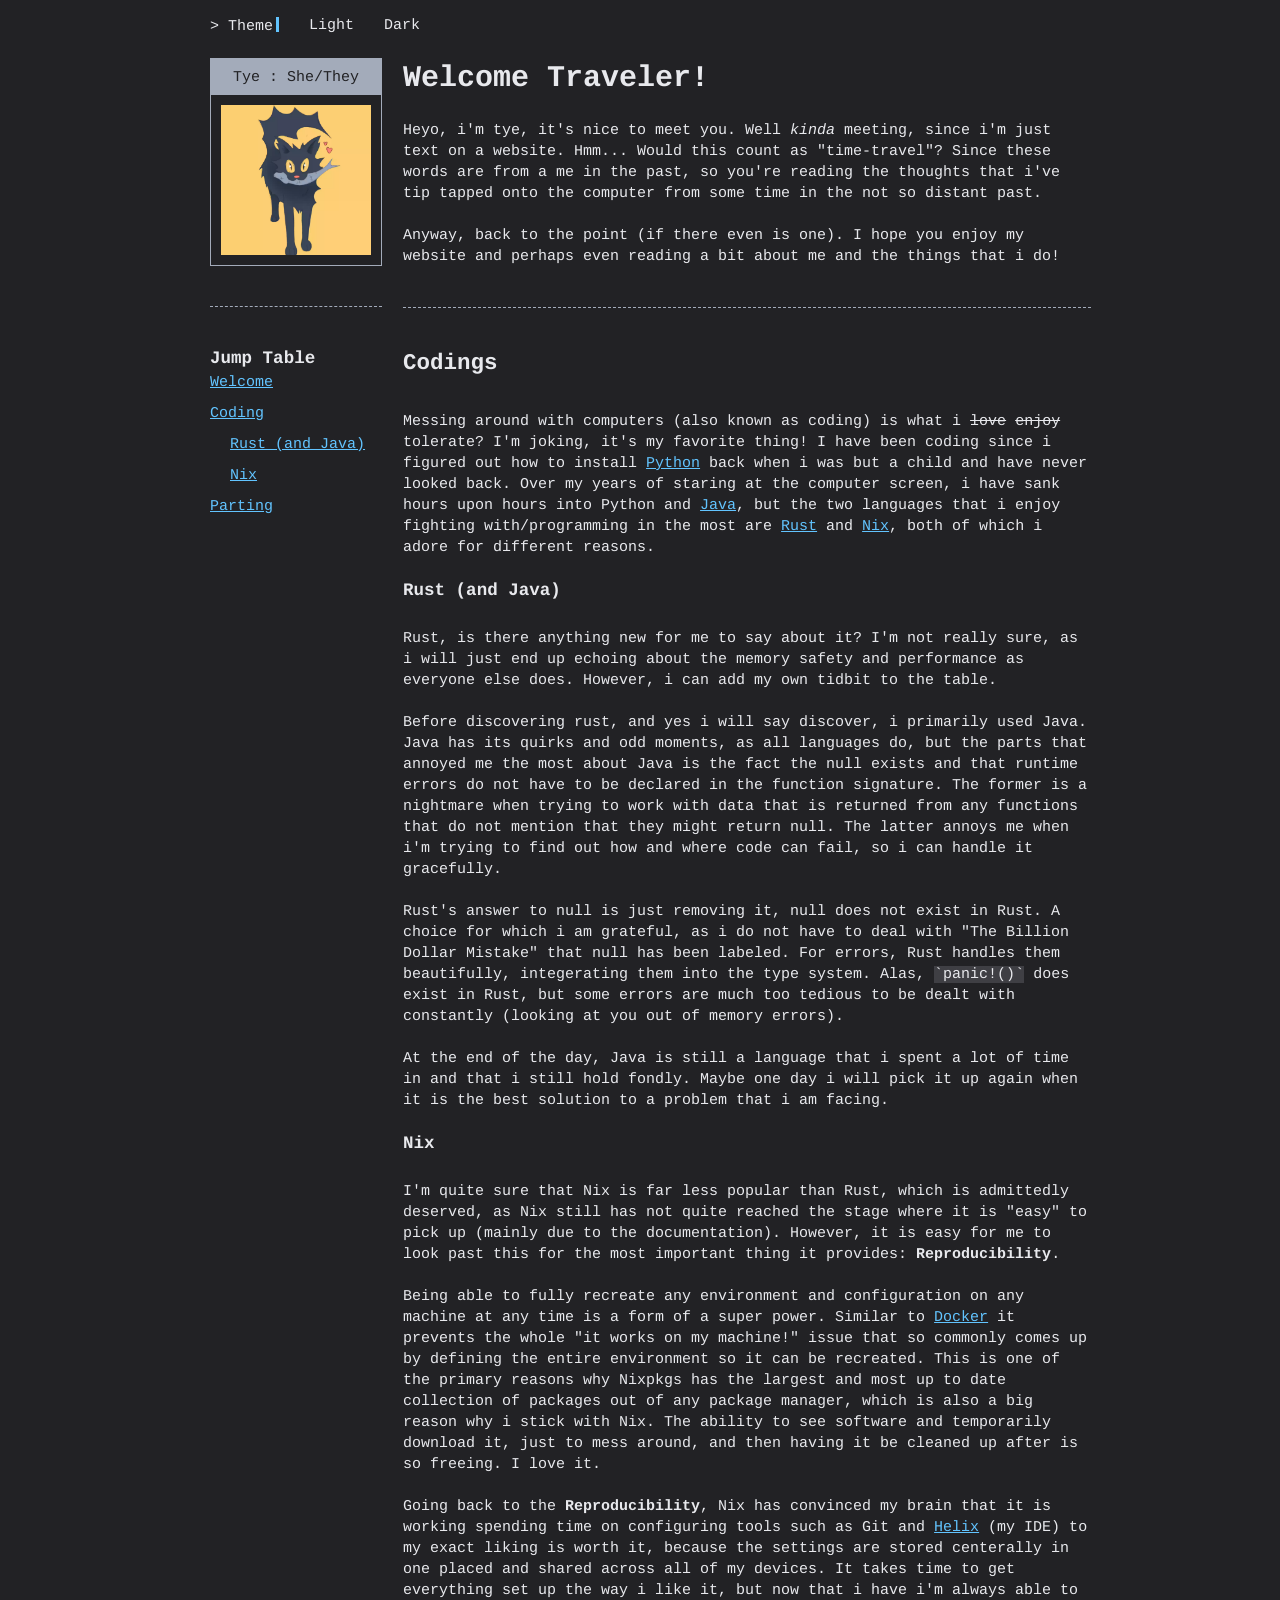
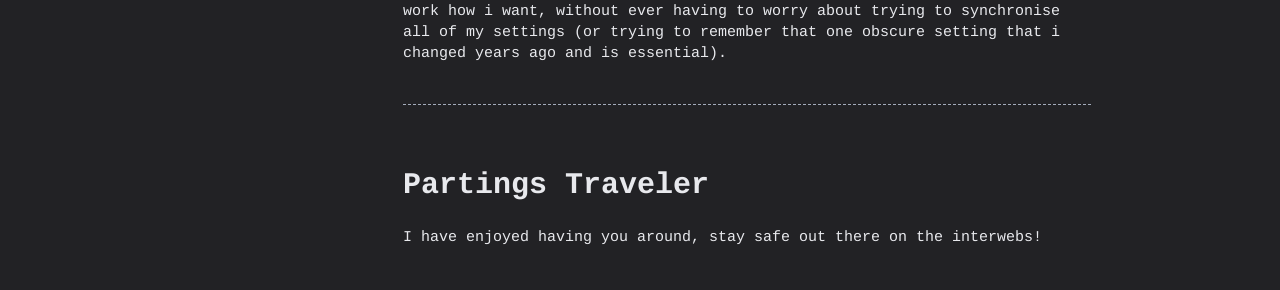
<file: src/index.html>
<!DOCTYPE html>
<html lang="en">
  <head>
    <meta charset="UTF-8">
    <title>Tye's home</title>
    <meta name="viewport" content="width=device-width,initial-scale=1">
    <meta name="description" content="Personal website of tye; Sharing who they are and their interests">
    <link rel="stylesheet" href="terminal.css">
    <link rel="stylesheet" href="style.css">
  </head>
  <body>
    <div class="topbar container">
      <p class="terminal-prompt" style="padding-left: 0em;">Theme</p>
      <p class="theme_option" onclick="set_light()">Light</p>
      <p class="theme_option" onclick="set_dark()">Dark</p>
      <p></p>
      <!-- Mobile only -->
      <div class="mobile-menu-btn" onclick="show_mobile_menu()">
        <div class="menu-bar"></div>
        <div class="menu-bar"></div>
        <div class="menu-bar"></div>
      </div>
    </div>
    <div class="container">
      <div class="components components-grid">
        <div class="sidebar" id="sidebar">
          <aside>
            <div class="terminal-card">
              <header>Tye : She/They</header>
              <div>
                <picture>
                  <source class="pfp" srcset="images/pfp.avif" type="image/avif">
                  <img class="pfp" src="images/pfp.jpg" alt="Drawing of a cat holding a fish">
                </picture>
              </div>
            </div>
            <hr class="sidebar_separator">
            <nav class="jump-table">
              <h3 style="margin-bottom: 0;">Jump Table</h3>
              <ul style="margin-top: 0;">
                <li><a href="#welcome">Welcome</a></li>
                <li><a href="#codings">Coding</a>
                  <ul>
                    <li><a href="#rust_n_java">Rust (and Java)</a></li>
                    <li><a href="#nix">Nix</a></li>
                  </ul></li>
                <li><a href="#parting">Parting</a></li>
              </ul>
            </nav>
          </aside>
          <div class="mobile-menu-sidebar-btn" onclick="show_mobile_menu()">
            <div class="menu-bar"></div>
            <div class="menu-bar"></div>
            <div class="menu-bar"></div>
          </div>
        </div>
        <main>
          <h1 id="welcome" style="padding-top: 0;">Welcome Traveler!</h1>
          <p>
            Heyo, i'm tye, it's nice to meet you. Well
            <i>kinda</i>
            meeting, since i'm just text on a website. Hmm... Would this count as "time-travel"? Since these words are from a me in the past, so you're reading the thoughts that i've tip tapped onto the computer from some time in the not so distant past.
          </p>
          <p>
            Anyway, back to the point (if there even is one). I hope you enjoy my website and perhaps even reading a bit about me and the things that i do!
          </p>
          <hr>
          <h2 id="codings">Codings</h2>
          <p>
            Messing around with computers (also known as coding) is what i
            <s>love</s>
            <s>enjoy</s>
            tolerate? I'm joking, it's my favorite thing! I have been coding since i figured out how to install
            <a href="https://www.python.org/">Python</a>
            back when i was but a child and have never looked back. Over my years of staring at the computer screen, i have sank hours upon hours into Python and
            <a href="https://dev.java/learn/">Java</a>, but the two languages that i enjoy fighting with/programming in the most are
            <a href="https://www.rust-lang.org/">Rust</a>
            and
            <a href="https://nixos.org/">Nix</a>, both of which i adore for different reasons.
          </p>
          <h3 id="rust_n_java">Rust (and Java)</h3>
          <p>
            Rust, is there anything new for me to say about it? I'm not really sure, as i will just end up echoing about the memory safety and performance as everyone else does. However, i can add my own tidbit to the table.
          </p>
          <p>
            Before discovering rust, and yes i will say discover, i primarily used Java. Java has its quirks and odd moments, as all languages do, but the parts that annoyed me the most about Java is the fact the null exists and that runtime errors do not have to be declared in the function signature.
            The former is a nightmare when trying to work with data that is returned from any functions that do not mention that they might return null. The latter annoys me when i'm trying to find out how and where code can fail, so i can handle it gracefully.
          </p>
          <p>
            Rust's answer to null is just removing it, null does not exist in Rust. A choice for which i am grateful, as i do not have to deal with "The Billion Dollar Mistake" that null has been labeled.
            For errors, Rust handles them beautifully, integerating them into the type system. Alas,
            <code>panic!()</code>
            does exist in Rust, but some errors are much too tedious to be dealt with constantly (looking at you out of memory errors).
          </p>
          <p>
            At the end of the day, Java is still a language that i spent a lot of time in and that i still hold fondly. Maybe one day i will pick it up again when it is the best solution to a problem that i am facing.
          </p>
          <h3 id="nix">Nix</h3>
          <p>
            I'm quite sure that Nix is far less popular than Rust, which is admittedly deserved, as Nix still has not quite reached the stage where it is "easy" to pick up (mainly due to the documentation). However, it is easy for me to look past this for the most important thing it provides:
            <strong>Reproducibility</strong>.
          </p>
          <p>
            Being able to fully recreate any environment and configuration on any machine at any time is a form of a super power. Similar to
            <a href="https://www.docker.com/">Docker</a>
            it prevents the whole "it works on my machine!" issue that so commonly comes up by defining the entire environment so it can be recreated. This is one of the primary reasons why Nixpkgs has the largest and most up to date collection of packages out of any package manager, which is also a big reason why i stick with Nix. The ability to see software and temporarily download it, just to mess around, and then having it be cleaned up after is so freeing. I love it.
          </p>
          <p>
            Going back to the
            <strong>Reproducibility</strong>, Nix has convinced my brain that it is working spending time on configuring tools such as Git and
            <a href="https://helix-editor.com/">Helix</a>
            (my IDE) to my exact liking is worth it, because the settings are stored centerally in one placed and shared across all of my devices. It takes time to get everything set up the way i like it, but now that i have i'm always able to work how i want, without ever having to worry about trying to synchronise all of my settings (or trying to remember that one obscure setting that i changed years ago and is essential).
          </p>
          <hr>
          <h1 id="parting">Partings Traveler</h1>
          <p>
            I have enjoyed having you around, stay safe out there on the interwebs!
          </p>
          <br>
        </main>
      </div>
    </div>
    <script src="code.js"></script>
  </body>
</html>
</file>
<file: src/terminal.css>
:root {
  --global-font-size: 15px;
  --global-line-height: 1.4em;
  --global-space: 10px;
  --font-stack: "Menlo", "Monaco", "Lucida Console", "Liberation Mono", "DejaVu Sans Mono", "Bitstream Vera Sans Mono", "Courier New", serif;
  --mono-font-stack: "Menlo", "Monaco", "Lucida Console", "Liberation Mono", "DejaVu Sans Mono", "Bitstream Vera Sans Mono", "Courier New", serif;
  --background-color: #fff;
  --page-width: 60em;
  --font-color: #151515;
  --invert-font-color: #fff;
  --primary-color: #1a95e0;
  --secondary-color: #727578;
  --error-color: #d20962;
  --progress-bar-background: #727578;
  --progress-bar-fill: #151515;
  --code-bg-color: #e8eff2;
  --input-style: solid;
  --display-h1-decoration: none;
  --block-background-color: var(--background-color)
}

* {
  box-sizing: border-box;
  text-rendering: geometricprecision
}

*::selection {
  background: var(--primary-color);
  color: var(--invert-font-color)
}

body {
  font-size: var(--global-font-size);
  color: var(--font-color);
  line-height: var(--global-line-height);
  margin: 0;
  font-family: var(--font-stack);
  word-wrap: break-word;
  background-color: var(--background-color)
}

h1,
h2,
h3,
h4,
h5,
h6,
.logo {
  line-height: var(--global-line-height)
}

a {
  cursor: pointer;
  color: var(--primary-color);
  text-decoration: none
}

a:hover {
  background-color: var(--primary-color);
  color: var(--invert-font-color)
}

em {
  font-size: var(--global-font-size);
  font-style: italic;
  font-family: var(--font-stack);
  color: var(--font-color)
}

blockquote,
code,
em,
strong {
  line-height: var(--global-line-height)
}

blockquote,
code,
footer,
h1,
h2,
h3,
h4,
h5,
h6,
header,
li,
ol,
p,
section,
ul,
.logo {
  float: none;
  margin: 0;
  padding: 0
}

blockquote,
h1,
ol,
p,
ul,
.logo {
  margin-top: calc(var(--global-space) * 2);
  margin-bottom: calc(var(--global-space) * 2)
}

h1,
.logo {
  position: relative;
  padding: calc(var(--global-space) * 2)0;
  margin: 0;
  overflow: hidden;
  font-weight: 600
}

h1::after {
  content: "====================================================================================================";
  position: absolute;
  bottom: 5px;
  left: 0;
  display: var(--display-h1-decoration)
}

h1+*,
.logo+* {
  margin-top: 0
}

h2,
h3,
h4,
h5,
h6 {
  position: relative;
  margin-bottom: var(--global-line-height);
  font-weight: 600
}

blockquote {
  position: relative;
  padding-left: calc(var(--global-space) * 2);
  overflow: hidden
}

blockquote::after {
  content: ">\A>\A>\A>\A>\A>\A>\A>\A>\A>\A>\A>\A>\A>\A>\A>\A>\A>\A>\A>\A>\A>\A>\A>\A>\A>\A>\A>\A>\A>\A>\A>\A>\A>\A>\A>\A>\A>\A>\A>\A>\A>\A>\A>\A>\A>\A>\A>\A>\A>\A>\A>\A>\A>\A>\A>\A>\A>\A>\A>\A>\A>\A>\A>\A>\A>\A>\A>\A>\A>\A>\A>\A>\A>\A>\A>\A>\A>\A>\A>\A>\A>\A>\A>\A>\A>\A>\A>\A>\A>\A>\A>\A>\A>\A>\A>\A>\A>\A>\A>";
  white-space: pre;
  position: absolute;
  top: 0;
  left: 0;
  line-height: var(--global-line-height);
  color: #9ca2ab
}

blockquote>*:last-child {
  margin-bottom: 0
}

code {
  font-weight: inherit;
  background-color: var(--code-bg-color);
  font-family: var(--mono-font-stack)
}

code::after,
code::before {
  content: "`";
  display: inline
}

pre code::after,
pre code::before {
  content: ""
}

pre {
  display: block;
  word-break: break-all;
  word-wrap: break-word;
  color: var(--secondary-color);
  background-color: var(--block-background-color);
  border: 1px solid var(--secondary-color);
  padding: var(--global-space);
  white-space: pre-wrap;
  white-space: -moz-pre-wrap;
  white-space: -o-pre-wrap
}

pre code {
  overflow-x: scroll;
  padding: 0;
  margin: 0;
  display: inline-block;
  min-width: 100%;
  font-family: var(--mono-font-stack);
  background-color: var(--block-background-color)
}

.terminal blockquote,
.terminal h1,
.terminal h2,
.terminal h3,
.terminal h4,
.terminal h5,
.terminal h6,
.terminal strong,
.terminal .logo {
  font-size: var(--global-font-size);
  font-style: normal;
  font-family: var(--font-stack)
}

.terminal code {
  font-size: var(--global-font-size);
  font-style: normal
}

.terminal-prompt {
  position: relative;
  white-space: nowrap
}

.terminal-prompt::before {
  content: "> "
}

.terminal-prompt::after {
  content: "";
  animation: cursor 800ms infinite;
  background: var(--primary-color);
  border-radius: 0;
  display: inline-block;
  height: 1em;
  margin-left: .2em;
  width: 3px;
  bottom: -2px;
  position: relative
}

@keyframes cursor {
  0% {
    opacity: 0
  }

  50% {
    opacity: 1
  }

  100% {
    opacity: 0
  }
}

@keyframes cursor {
  0% {
    opacity: 0
  }

  50% {
    opacity: 1
  }

  100% {
    opacity: 0
  }
}

li,
li>ul>li {
  position: relative;
  display: block;
  padding-left: calc(var(--global-space) * 2)
}

nav>ul>li {
  padding-left: 0
}

li::after {
  position: absolute;
  top: 0;
  left: 0
}

ul>li::after {
  content: "-"
}

nav ul>li::after {
  content: ""
}

ol li::before {
  content: counters(item, ".")". ";
  counter-increment: item
}

ol ol li::before {
  content: counters(item, ".")" ";
  counter-increment: item
}

.terminal-menu li::after,
.terminal-menu li::before {
  display: none
}

ol {
  counter-reset: item
}

ol li:nth-child(n+10)::after {
  left: -7px
}

ol ol {
  margin-top: 0;
  margin-bottom: 0
}

.terminal-menu {
  width: 100%
}

.terminal-nav {
  display: flex;
  flex-direction: column;
  align-items: flex-start
}

ul ul {
  margin-top: 0;
  margin-bottom: 0
}

.terminal-menu ul {
  list-style-type: none;
  padding: 0 !important;
  display: flex;
  flex-direction: column;
  width: 100%;
  flex-grow: 1;
  font-size: var(--global-font-size);
  margin-top: 0
}

.terminal-menu li {
  display: flex;
  margin: 0 0 .5em;
  padding: 0
}

ol.terminal-toc li {
  border-bottom: 1px dotted var(--secondary-color);
  padding: 0;
  margin-bottom: 15px
}

.terminal-menu li:last-child {
  margin-bottom: 0
}

ol.terminal-toc li a {
  margin: 4px 4px 4px 0;
  background: var(--background-color);
  position: relative;
  top: 6px;
  text-align: left;
  padding-right: 4px
}

.terminal-menu li a:not(.btn) {
  text-decoration: none;
  display: block;
  width: 100%;
  border: none;
  color: var(--secondary-color)
}

.terminal-menu li a.active {
  color: var(--font-color)
}

.terminal-menu li a:hover {
  background: 0 0;
  color: inherit
}

ol.terminal-toc li::before {
  content: counters(item, ".")". ";
  counter-increment: item;
  position: absolute;
  right: 0;
  background: var(--background-color);
  padding: 4px 0 4px 4px;
  bottom: -8px
}

ol.terminal-toc li a:hover {
  background: var(--primary-color);
  color: var(--invert-font-color)
}

hr {
  position: relative;
  overflow: hidden;
  margin: calc(var(--global-space) * 4)0;
  border: 0;
  border-bottom: 1px dashed var(--secondary-color)
}

p {
  margin: 0 0 var(--global-line-height)
}

.container {
  max-width: var(--page-width)
}

.container,
.container-fluid {
  margin: 0 auto;
  padding: 0 calc(var(--global-space) * 2)
}

img {
  max-width: 100%
}

.progress-bar {
  height: 8px;
  background-color: var(--progress-bar-background);
  margin: 12px 0
}

.progress-bar.progress-bar-show-percent {
  margin-top: 38px
}

.progress-bar-filled {
  background-color: var(--progress-bar-fill);
  height: 100%;
  transition: width .3s ease;
  position: relative;
  width: 0
}

.progress-bar-filled::before {
  content: "";
  border: 6px solid transparent;
  border-top-color: var(--progress-bar-fill);
  position: absolute;
  top: -6px;
  right: -6px
}

.progress-bar-filled::after {
  color: var(--progress-bar-fill);
  content: attr(data-filled);
  display: block;
  font-size: 12px;
  white-space: nowrap;
  position: absolute;
  border: 6px solid transparent;
  top: -32px;
  right: 0;
  transform: translateX(50%)
}

.progress-bar-no-arrow>.progress-bar-filled::before,
.progress-bar-no-arrow>.progress-bar-filled::after {
  content: "";
  display: none;
  visibility: hidden;
  opacity: 0
}

table {
  width: 100%;
  border-collapse: collapse;
  margin: var(--global-line-height)0;
  color: var(--font-color);
  font-size: var(--global-font-size)
}

table td,
table th {
  vertical-align: top;
  border: 1px solid var(--font-color);
  line-height: var(--global-line-height);
  padding: calc(var(--global-space)/2);
  font-size: 1em
}

table thead tr th {
  font-size: 1em;
  vertical-align: middle;
  font-weight: 700
}

table tfoot tr th {
  font-weight: 500
}

table caption {
  font-size: 1em;
  margin: 0 0 1em
}

.form {
  width: 100%
}

fieldset {
  border: 1px solid var(--font-color);
  padding: 1em
}

label {
  font-size: 1em;
  color: var(--font-color)
}

input[type=email],
input[type=text],
input[type=number],
input[type=password],
input[type=search],
input[type=date],
input[type=time] {
  border: 1px var(--input-style)var(--font-color);
  width: 100%;
  padding: .7em .5em;
  font-size: 1em;
  font-family: var(--font-stack);
  -webkit-appearance: none;
  -moz-appearance: none;
  appearance: none;
  border-radius: 0
}

input[type=email]:active,
input[type=text]:active,
input[type=number]:active,
input[type=password]:active,
input[type=search]:active,
input[type=date]:active,
input[type=time]:active,
input[type=email]:focus,
input[type=text]:focus,
input[type=number]:focus,
input[type=password]:focus,
input[type=search]:focus,
input[type=date]:focus,
input[type=time]:focus {
  outline: none;
  -webkit-appearance: none;
  -moz-appearance: none;
  appearance: none;
  border: 1px solid var(--font-color)
}

input[type=text]:not(:placeholder-shown):invalid,
input[type=email]:not(:placeholder-shown):invalid,
input[type=password]:not(:placeholder-shown):invalid,
input[type=search]:not(:placeholder-shown):invalid,
input[type=number]:not(:placeholder-shown):invalid,
input[type=date]:not(:placeholder-shown):invalid,
input[type=time]:not(:placeholder-shown):invalid {
  border-color: var(--error-color)
}

input,
textarea {
  color: var(--font-color);
  background-color: var(--background-color)
}

input::placeholder,
textarea::placeholder {
  color: var(--secondary-color) !important;
  opacity: 1
}

textarea {
  height: auto;
  width: 100%;
  resize: none;
  border: 1px var(--input-style)var(--font-color);
  padding: .5em;
  font-size: 1em;
  font-family: var(--font-stack);
  appearance: none;
  border-radius: 0
}

textarea:focus {
  outline: none;
  -webkit-appearance: none;
  -moz-appearance: none;
  appearance: none;
  border: 1px solid var(--font-color)
}

textarea:not(:placeholder-shown):invalid {
  border-color: var(--error-color)
}

select {
  border: 1px var(--input-style)var(--font-color);
  width: 100%;
  padding: .7em .5em;
  font-size: 1em;
  font-family: var(--font-stack);
  color: var(--font-color);
  border-radius: 0;
  -webkit-appearance: none;
  -moz-appearance: none;
  background-color: var(--background-color);
  background-image: url("data:image/svg+xml;utf8,<svg fill='currentColor' height='24' viewBox='0 0 24 24' width='24' xmlns='http://www.w3.org/2000/svg'><path d='M7 10l5 5 5-5z'/><path d='M0 0h24v24H0z' fill='none'/></svg>");
  background-repeat: no-repeat;
  background-position: right .5em bottom .5em
}

input:-webkit-autofill,
input:-webkit-autofill:hover,
input:-webkit-autofill:focus textarea:-webkit-autofill,
textarea:-webkit-autofill:hover textarea:-webkit-autofill:focus,
select:-webkit-autofill,
select:-webkit-autofill:hover,
select:-webkit-autofill:focus {
  border: 1px solid var(--font-color);
  -webkit-text-fill-color: var(--font-color);
  box-shadow: 0 0 0 1e3px var(--invert-font-color)inset;
  transition: background-color 5e3s ease-in-out 0s
}

.form-group {
  margin-bottom: var(--global-line-height);
  overflow: auto
}

.btn {
  border-style: solid;
  border-width: 1px;
  display: inline-flex;
  -ms-flex-align: center;
  align-items: center;
  -ms-flex-pack: center;
  justify-content: center;
  cursor: pointer;
  outline: none;
  padding: .65em 2em;
  font-size: 1em;
  font-family: inherit;
  user-select: none;
  position: relative;
  z-index: 1
}

.btn:active {
  box-shadow: none
}

.btn.btn-ghost {
  border-color: var(--font-color);
  color: var(--font-color);
  background-color: initial
}

.btn.btn-ghost:focus,
.btn.btn-ghost:hover {
  border-color: var(--tertiary-color);
  color: var(--tertiary-color);
  z-index: 2
}

.btn.btn-ghost:hover {
  background-color: initial
}

.btn-block {
  width: 100%;
  display: flex
}

.btn-default {
  background-color: var(--font-color);
  border-color: var(--invert-font-color);
  color: var(--invert-font-color)
}

.btn-default:hover,
.btn-default:focus:not(.btn-ghost) {
  background-color: var(--secondary-color);
  color: var(--invert-font-color)
}

.btn-default.btn-ghost:focus,
.btn-default.btn-ghost:hover {
  border-color: var(--secondary-color);
  color: var(--secondary-color);
  z-index: 2
}

.btn-error {
  color: var(--invert-font-color);
  background-color: var(--error-color);
  border: 1px solid var(--error-color)
}

.btn-error:hover,
.btn-error:focus:not(.btn-ghost) {
  background-color: var(--error-color);
  border-color: var(--error-color)
}

.btn-error.btn-ghost {
  border-color: var(--error-color);
  color: var(--error-color)
}

.btn-error.btn-ghost:focus,
.btn-error.btn-ghost:hover {
  border-color: var(--error-color);
  color: var(--error-color);
  z-index: 2
}

.btn-primary {
  color: var(--invert-font-color);
  background-color: var(--primary-color);
  border: 1px solid var(--primary-color)
}

.btn-primary:hover,
.btn-primary:focus:not(.btn-ghost) {
  background-color: var(--primary-color);
  border-color: var(--primary-color)
}

.btn-primary.btn-ghost {
  border-color: var(--primary-color);
  color: var(--primary-color)
}

.btn-primary.btn-ghost:focus,
.btn-primary.btn-ghost:hover {
  border-color: var(--primary-color);
  color: var(--primary-color);
  z-index: 2
}

.btn-small {
  padding: .5em 1.3em !important;
  font-size: .9em !important
}

.btn-group {
  overflow: auto
}

.btn-group .btn {
  float: left
}

.btn-group .btn-ghost:not(:first-child) {
  margin-left: -1px
}

.terminal-card {
  border: 1px solid var(--secondary-color)
}

.terminal-card>header {
  color: var(--invert-font-color);
  text-align: center;
  background-color: var(--secondary-color);
  padding: .5em 0
}

.terminal-card>div:first-of-type {
  padding: var(--global-space)
}

.terminal-timeline {
  position: relative;
  padding-left: 70px
}

.terminal-timeline::before {
  content: ' ';
  background: var(--secondary-color);
  display: inline-block;
  position: absolute;
  left: 35px;
  width: 2px;
  height: 100%;
  z-index: 400
}

.terminal-timeline .terminal-card {
  margin-bottom: 25px
}

.terminal-timeline .terminal-card::before {
  content: ' ';
  background: var(--invert-font-color);
  border: 2px solid var(--secondary-color);
  display: inline-block;
  position: absolute;
  margin-top: 25px;
  left: 26px;
  width: 15px;
  height: 15px;
  z-index: 400
}

.terminal-alert {
  color: var(--font-color);
  padding: 1em;
  border: 1px solid var(--font-color);
  margin-bottom: var(--global-space)
}

.terminal-alert-error {
  color: var(--error-color);
  border-color: var(--error-color)
}

.terminal-alert-primary {
  color: var(--primary-color);
  border-color: var(--primary-color)
}

@media screen and (min-width:960px) {
  label {
    display: block;
    width: 100%
  }

  pre::-webkit-scrollbar {
    height: 3px
  }
}

@media screen and (min-width:480px) {
  form {
    width: 100%
  }
}

@media screen and (min-width:30rem) {
  .terminal-nav {
    flex-direction: row;
    align-items: center
  }

  .terminal-menu ul {
    flex-direction: row;
    place-items: center flex-end;
    justify-content: flex-end;
    margin-top: calc(var(--global-space) * 2)
  }

  .terminal-menu li {
    margin: 0 2em 0 0
  }

  .terminal-menu li:last-child {
    margin-right: 0
  }
}

.terminal-media:not(:last-child) {
  margin-bottom: 1.25rem
}

.terminal-media-left {
  padding-right: var(--global-space)
}

.terminal-media-left,
.terminal-media-right {
  display: table-cell;
  vertical-align: top
}

.terminal-media-right {
  padding-left: var(--global-space)
}

.terminal-media-body {
  display: table-cell;
  vertical-align: top
}

.terminal-media-heading {
  font-size: 1em;
  font-weight: 700
}

.terminal-media-content {
  margin-top: .3rem
}

.terminal-placeholder {
  background-color: var(--secondary-color);
  text-align: center;
  color: var(--font-color);
  font-size: 1rem;
  border: 1px solid var(--secondary-color)
}

figure>img {
  padding: 0
}

.terminal-avatarholder {
  width: calc(var(--global-space) * 5);
  height: calc(var(--global-space) * 5)
}

.terminal-avatarholder img {
  padding: 0
}

figure {
  margin: 0
}

figure>figcaption {
  color: var(--secondary-color);
  text-align: center
}

.terminal-banner {
  background-color: var(--font-color);
  color: var(--invert-font-color);
  padding: calc(var(--global-space) * 2);
  width: 100%;
  display: flex;
  flex-direction: column;
  gap: 1rem
}

.terminal-banner>.container {
  max-width: var(--page-width)
}

.terminal-banner>.container,
.terminal-banner>.container-fluid {
  margin: 0 auto;
  padding: 0
}

@media screen and (min-width:30rem) {
  .terminal-banner {
    flex-direction: row
  }
}

.hljs {
  display: block;
  overflow-x: auto;
  padding: .5em;
  background: var(--block-background-color);
  color: var(--font-color)
}

.hljs-comment,
.hljs-quote {
  color: var(--secondary-color)
}

.hljs-variable {
  color: var(--font-color)
}

.hljs-keyword,
.hljs-selector-tag,
.hljs-built_in,
.hljs-name,
.hljs-tag {
  color: var(--primary-color)
}

.hljs-string,
.hljs-title,
.hljs-section,
.hljs-attribute,
.hljs-literal,
.hljs-template-tag,
.hljs-template-variable,
.hljs-type,
.hljs-addition {
  color: var(--secondary-color)
}

.hljs-string {
  color: var(--secondary-color)
}

.hljs-deletion,
.hljs-selector-attr,
.hljs-selector-pseudo,
.hljs-meta {
  color: var(--primary-color)
}

.hljs-doctag {
  color: var(--secondary-color)
}

.hljs-attr {
  color: var(--primary-color)
}

.hljs-symbol,
.hljs-bullet,
.hljs-link {
  color: var(--primary-color)
}

.hljs-emphasis {
  font-style: italic
}

.hljs-strong {
  font-weight: 700
}
</file>
<file: src/style.css>
:root {
  --global-font-size: 15px;
  --global-line-height: 1.4em;
  --global-space: 10px;
  --font-stack: Menlo, Monaco, Lucida Console, Liberation Mono,
    DejaVu Sans Mono, Bitstream Vera Sans Mono, Courier New, monospace,
    serif;
  --mono-font-stack: Menlo, Monaco, Lucida Console, Liberation Mono,
    DejaVu Sans Mono, Bitstream Vera Sans Mono, Courier New, monospace,
    serif;
  --background-color: #222225;
  --page-width: 60em;
  --font-color: #e8e9ed;
  --invert-font-color: #222225;
  --secondary-color: #a3abba;
  --tertiary-color: #a3abba;
  --primary-color: #62c4ff;
  --error-color: #ff3c74;
  --progress-bar-background: #3f3f44;
  --progress-bar-fill: #62c4ff;
  --code-bg-color: #3f3f44;
  --input-style: solid;
  --display-h1-decoration: none;
  --menu-btn-bar-width: 2em;
  --mobile-topbar-height: 3.5em;
  --mobile-sidebar-width: 50%;
}

.topbar {
  display: flex;
  padding-top: 1em;
}

.topbar p {
  padding-left: 1em;
  padding-right: 1em;
}

@media not screen and (max-width: 700px) {
  .components-grid {
    display: grid;
    grid-template-columns: 20% 80%;
    grid-column-gap: 1.4em;
  }
}

@media screen and (max-width: 700px) {
  .topbar {
    height: var(--mobile-topbar-height);
  }

  /* Hide sidebar, but have it be a nice sticky menu if activated */

  .sidebar {
    display: none;
    width: 0;
  }

  .sidebar-mobile {
    position: fixed;
    left: 0;
    width: var(--mobile-sidebar-width);
    height: calc(100% - var(--mobile-topbar-height));
    z-index: 999;
    background-color: var(--background-color);
    border-right-color: var(--secondary-color);
    border-right-style: solid;
  }

  .jump-table {
    margin-left: var(--global-space);
  }

  .sidebar_separator {
    margin-top: var(--global-space);
    margin-bottom: var(--global-space);
  }

  /* Creates a burger menu for the sidebar */

  .menu-bar {
    width: var(--menu-btn-bar-width);
    height: 0.2em;
    background-color: var(--font-color);
    margin-top: 0;
    margin-bottom: 0.4em;
  }

  .mobile-menu-btn {
    float: right;
    margin-left: auto;
    cursor: pointer;
  }

  .mobile-menu-sidebar-btn {
    /* So that it is fixed at the bottom */
    position: fixed;
    bottom: var(--global-space);
    /* Align to just left of the sidebar edge */
    margin-left: calc(var(--mobile-sidebar-width) - (var(--menu-btn-bar-width) + var(--global-space)));
    cursor: pointer;
  }

  /* Always show topbar on mobile */
  .topbar {
    position: sticky !important;
    top: 0;
    background-color: var(--background-color) !important;
    /* To display over h* elements */
    z-index: 1000;
    border-bottom-color: var(--secondary-color);
    border-bottom-style: solid;
  }
}

.components-grid aside {
  position: sticky;
  top: calc(var(--global-space) * 2);
}

.pfp {
  display: block;
}

/* Allows links to be identified without color */

a {
  text-decoration: underline
}

/* Styles nav bar */

li:has(a) {
  margin-bottom: var(--global-space)
}

li ul {
  margin-top: var(--global-space)
}

/* So the theme buttons feel like buttons */

.theme_option {
  cursor: pointer;
}
</file>
